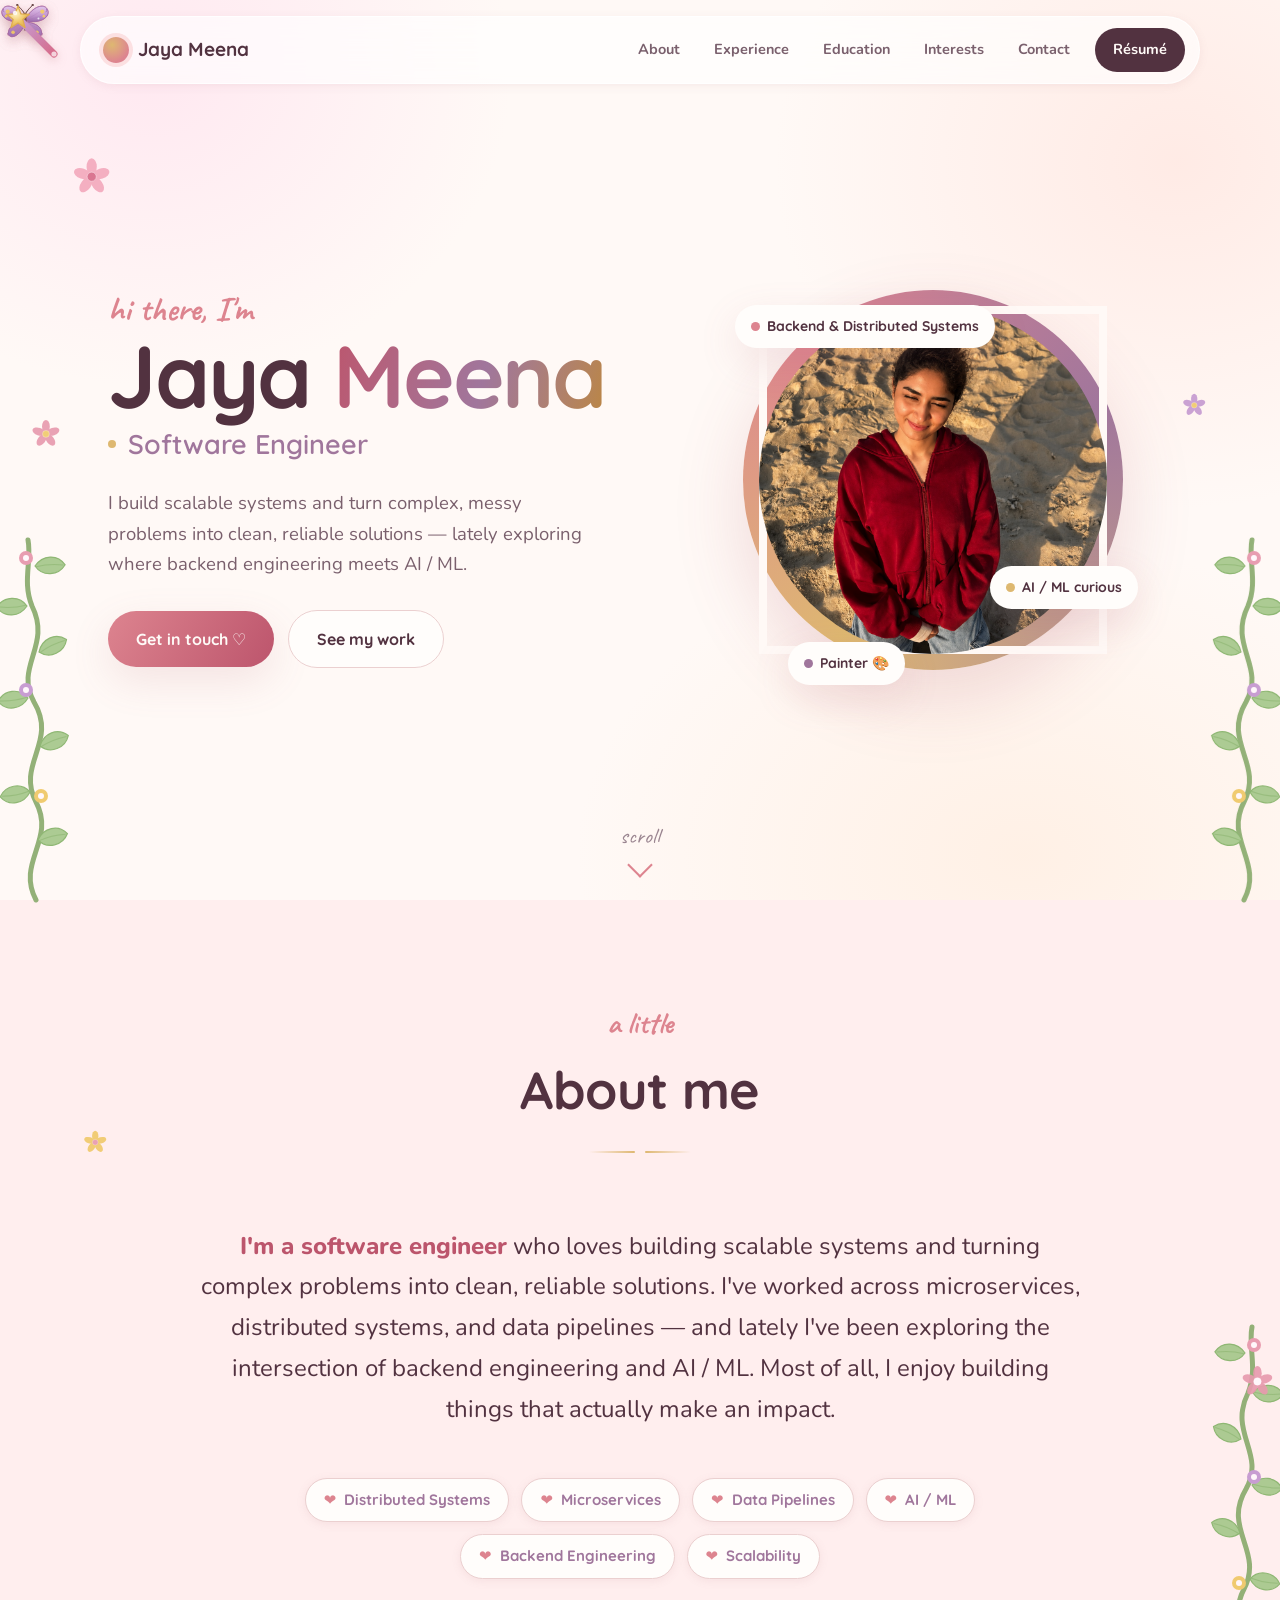
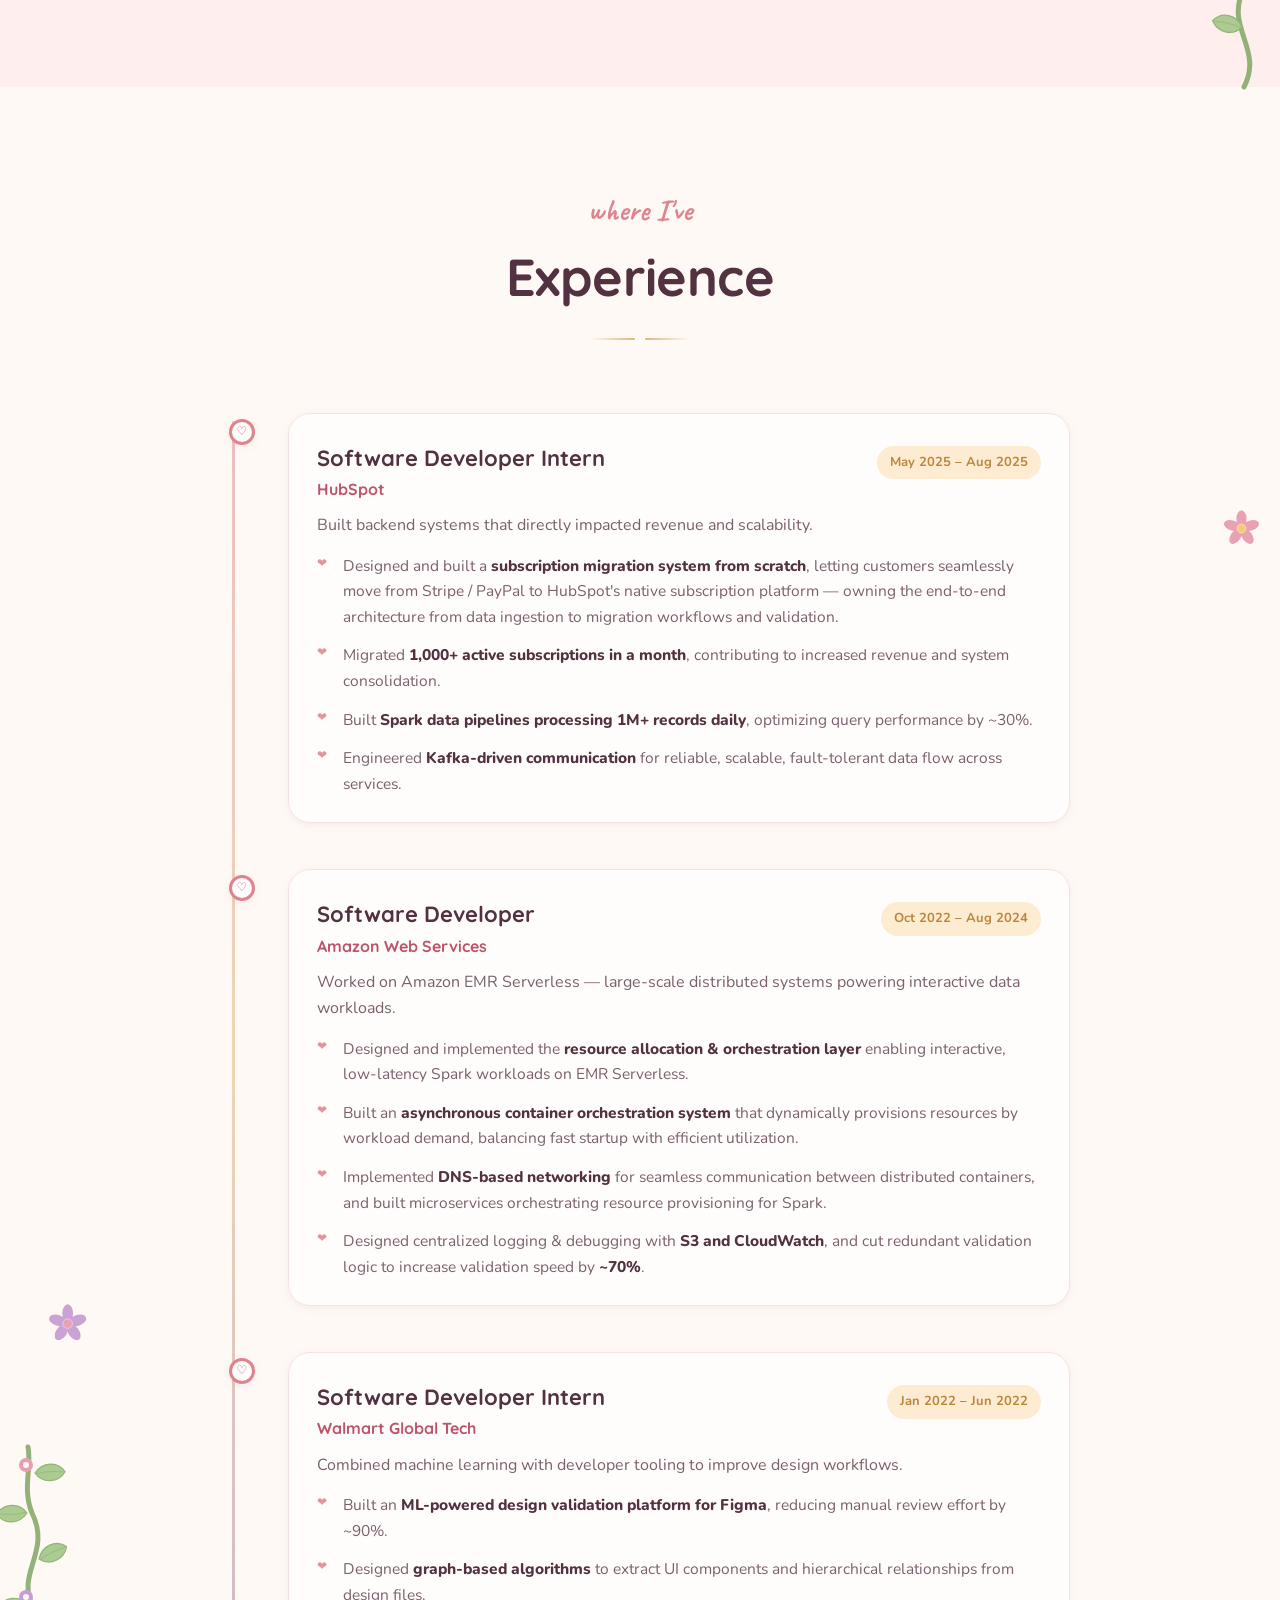
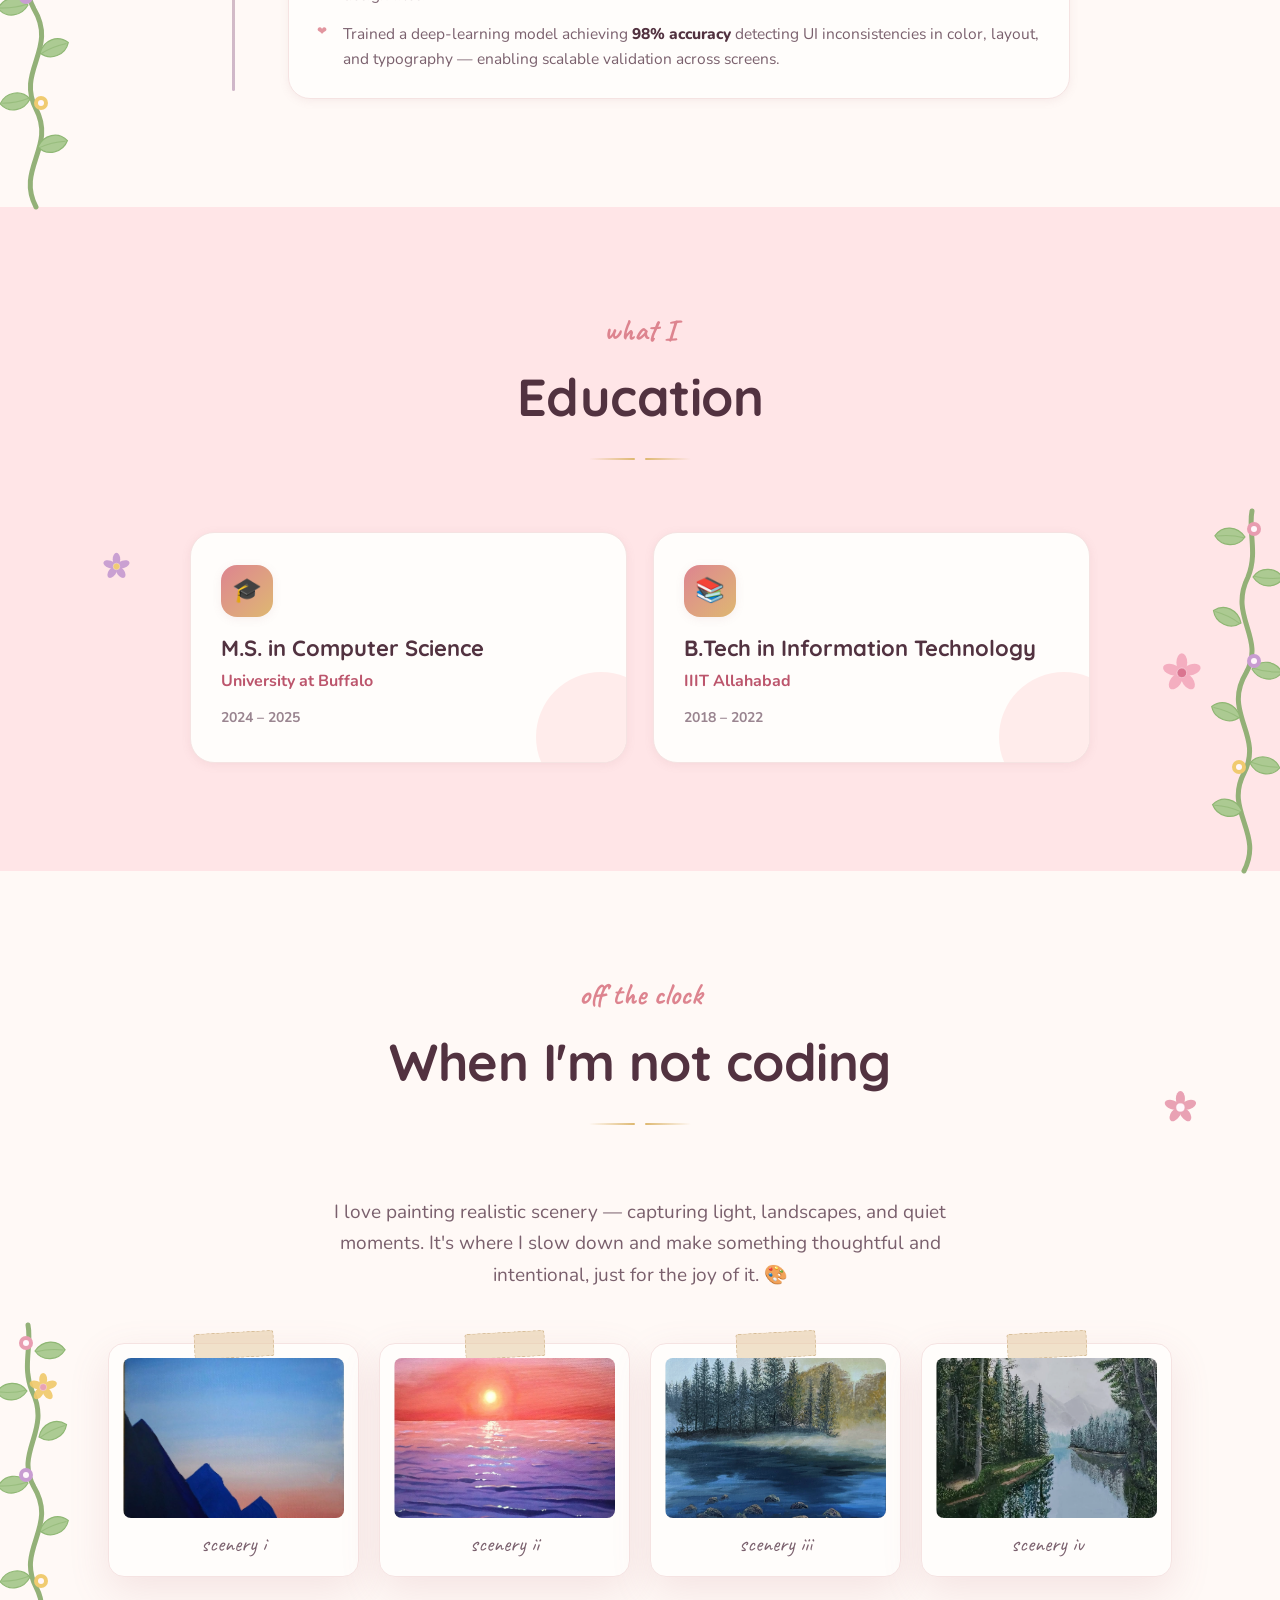
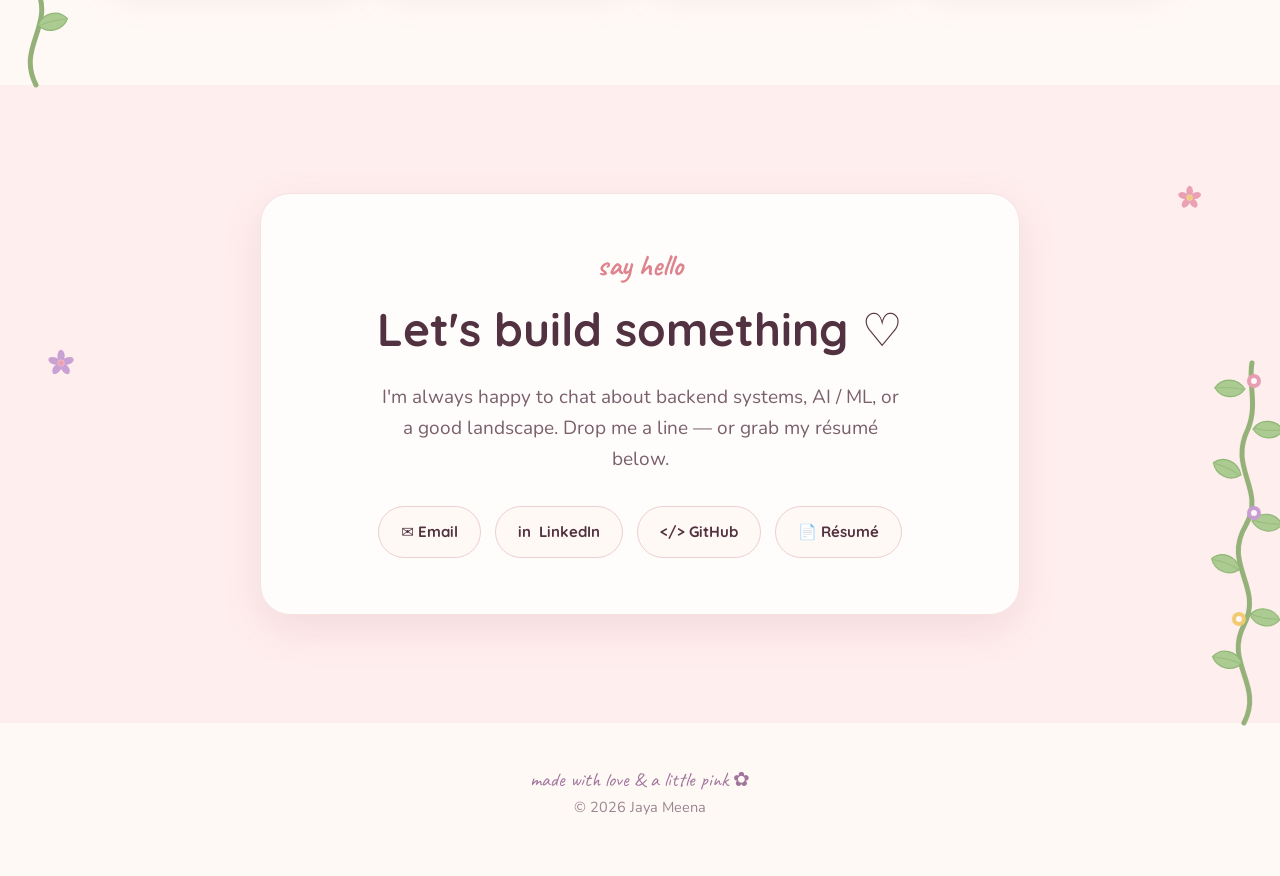
<file: index.html>
<!DOCTYPE html>
<html lang="en">
<head>
<meta charset="UTF-8" />
<meta name="viewport" content="width=device-width, initial-scale=1.0" />
<title>Jaya Meena — Software Engineer</title>
<link rel="icon" href="favicon.svg" type="image/svg+xml" />
<link rel="preconnect" href="https://fonts.googleapis.com" />
<link rel="preconnect" href="https://fonts.gstatic.com" crossorigin />
<link href="https://fonts.googleapis.com/css2?family=Quicksand:wght@500;600;700&family=Nunito:ital,wght@0,400;0,600;0,700;0,800;1,600&family=Caveat:wght@500;600;700&display=swap" rel="stylesheet" />
<link rel="stylesheet" href="styles.css" />
<link rel="stylesheet" href="decorations.css" />
<script>document.documentElement.classList.add("js");</script>
</head>
<body>

<!-- magic wand cursor -->
<div class="cursor-wand" aria-hidden="true">
  <svg viewBox="0 0 64 64">
    <defs>
      <linearGradient id="wandH" x1="0" y1="0" x2="1" y2="1">
        <stop offset="0" stop-color="#c69ad1"/>
        <stop offset="1" stop-color="#d76b89"/>
      </linearGradient>
      <radialGradient id="wandS" cx="0.4" cy="0.35" r="0.7">
        <stop offset="0" stop-color="#fff3c9"/>
        <stop offset="0.55" stop-color="#f0c96b"/>
        <stop offset="1" stop-color="#e0ad4d"/>
      </radialGradient>
    </defs>
    <line x1="22" y1="22" x2="54" y2="54" stroke="url(#wandH)" stroke-width="7" stroke-linecap="round"/>
    <circle cx="54" cy="54" r="2.6" fill="#fff" opacity="0.7"/>
    <g class="star">
      <path d="M18 6 L20.9 13.95 L29.4 14.3 L22.8 19.5 L25.1 27.7 L18 23 L10.9 27.7 L13.2 19.5 L6.6 14.3 L15.1 13.95 Z" fill="url(#wandS)" stroke="#e0ad4d" stroke-width="1.2" stroke-linejoin="round"/>
      <circle cx="15" cy="13" r="2.2" fill="#fff" opacity="0.85"/>
    </g>
  </svg>
</div>

<!-- nav -->
<nav class="nav" aria-label="Primary">
  <a class="brand" href="#top"><span class="bloom"></span>Jaya Meena</a>
  <div class="nav-links">
    <a href="#about">About</a>
    <a href="#experience">Experience</a>
    <a href="#education">Education</a>
    <a href="#interests">Interests</a>
    <a href="#contact">Contact</a>
    <a class="nav-resume" href="https://drive.google.com/file/d/1jDMZ-bq7XI9kvVv2aqDU2GphUVLc9eQD/view" target="_blank" rel="noopener noreferrer">Résumé</a>
  </div>
  <button class="nav-burger" aria-label="Menu"><span></span></button>
</nav>

<!-- ============ HERO ============ -->
<header class="hero" id="top" data-screen-label="Hero">
  <div class="wrap">
    <div class="hero-grid">
      <div class="hero-copy">
        <p class="eyebrow reveal">hi there, I'm</p>
        <h1 class="reveal d1">Jaya <span class="grad">Meena</span></h1>
        <div class="role reveal d2"><span class="dot"></span>Software Engineer</div>
        <p class="lead reveal d2">I build scalable systems and turn complex, messy problems into clean, reliable solutions — lately exploring where backend engineering meets AI&nbsp;/&nbsp;ML.</p>
        <div class="hero-cta reveal d3">
          <a class="btn btn-primary" href="#contact">Get in touch ♡</a>
          <a class="btn btn-ghost" href="#experience">See my work</a>
        </div>
      </div>

      <div class="hero-portrait reveal d1">
        <div class="portrait-ring">
          <image-slot id="portrait" shape="circle" src="images/profile.png" placeholder="drop your photo ♡"></image-slot>
        </div>
        <div class="pill-badge badge-1"><span class="pb-dot" style="background:var(--rose)"></span>Backend &amp; Distributed Systems</div>
        <div class="pill-badge badge-2"><span class="pb-dot" style="background:var(--gold)"></span>AI / ML curious</div>
        <div class="pill-badge badge-3"><span class="pb-dot" style="background:var(--mauve)"></span>Painter 🎨</div>
      </div>
    </div>
  </div>
  <a class="scroll-cue" href="#about" aria-label="Scroll down">scroll<span class="arrow"></span></a>
</header>

<!-- ============ ABOUT ============ -->
<section class="about" id="about" data-screen-label="About">
  <div class="wrap">
    <div class="section-head reveal">
      <span class="eyebrow">a little</span>
      <h2>About me</h2>
      <div class="deco-line"></div>
    </div>
    <div class="about-inner">
      <p class="reveal d1"><span class="hi">I'm a software engineer</span> who loves building scalable systems and turning complex problems into clean, reliable solutions. I've worked across microservices, distributed systems, and data pipelines — and lately I've been exploring the intersection of backend engineering and AI&nbsp;/&nbsp;ML. Most of all, I enjoy building things that actually make an impact.</p>
      <div class="tags reveal d2">
        <span class="tag"><span class="heart">❤</span>Distributed Systems</span>
        <span class="tag"><span class="heart">❤</span>Microservices</span>
        <span class="tag"><span class="heart">❤</span>Data Pipelines</span>
        <span class="tag"><span class="heart">❤</span>AI / ML</span>
        <span class="tag"><span class="heart">❤</span>Backend Engineering</span>
        <span class="tag"><span class="heart">❤</span>Scalability</span>
      </div>
    </div>
  </div>
</section>

<!-- ============ EXPERIENCE ============ -->
<section class="experience" id="experience" data-screen-label="Experience">
  <div class="wrap">
    <div class="section-head reveal">
      <span class="eyebrow">where I've</span>
      <h2>Experience</h2>
      <div class="deco-line"></div>
    </div>

    <div class="timeline">
      <!-- HubSpot -->
      <div class="tl-item reveal">
        <span class="tl-dot">♡</span>
        <div class="tl-card">
          <div class="tl-top">
            <div>
              <div class="tl-role">Software Developer Intern</div>
              <div class="tl-co">HubSpot</div>
            </div>
            <span class="tl-date">May 2025 – Aug 2025</span>
          </div>
          <p class="tl-summary">Built backend systems that directly impacted revenue and scalability.</p>
          <ul class="tl-list">
            <li>Designed and built a <b>subscription migration system from scratch</b>, letting customers seamlessly move from Stripe / PayPal to HubSpot's native subscription platform — owning the end-to-end architecture from data ingestion to migration workflows and validation.</li>
            <li>Migrated <b>1,000+ active subscriptions in a month</b>, contributing to increased revenue and system consolidation.</li>
            <li>Built <b>Spark data pipelines processing 1M+ records daily</b>, optimizing query performance by ~30%.</li>
            <li>Engineered <b>Kafka-driven communication</b> for reliable, scalable, fault-tolerant data flow across services.</li>
          </ul>
        </div>
      </div>

      <!-- AWS -->
      <div class="tl-item reveal">
        <span class="tl-dot">♡</span>
        <div class="tl-card">
          <div class="tl-top">
            <div>
              <div class="tl-role">Software Developer</div>
              <div class="tl-co">Amazon Web Services</div>
            </div>
            <span class="tl-date">Oct 2022 – Aug 2024</span>
          </div>
          <p class="tl-summary">Worked on Amazon EMR Serverless — large-scale distributed systems powering interactive data workloads.</p>
          <ul class="tl-list">
            <li>Designed and implemented the <b>resource allocation &amp; orchestration layer</b> enabling interactive, low-latency Spark workloads on EMR Serverless.</li>
            <li>Built an <b>asynchronous container orchestration system</b> that dynamically provisions resources by workload demand, balancing fast startup with efficient utilization.</li>
            <li>Implemented <b>DNS-based networking</b> for seamless communication between distributed containers, and built microservices orchestrating resource provisioning for Spark.</li>
            <li>Designed centralized logging &amp; debugging with <b>S3 and CloudWatch</b>, and cut redundant validation logic to increase validation speed by <b>~70%</b>.</li>
          </ul>
        </div>
      </div>

      <!-- Walmart -->
      <div class="tl-item reveal">
        <span class="tl-dot">♡</span>
        <div class="tl-card">
          <div class="tl-top">
            <div>
              <div class="tl-role">Software Developer Intern</div>
              <div class="tl-co">Walmart Global Tech</div>
            </div>
            <span class="tl-date">Jan 2022 – Jun 2022</span>
          </div>
          <p class="tl-summary">Combined machine learning with developer tooling to improve design workflows.</p>
          <ul class="tl-list">
            <li>Built an <b>ML-powered design validation platform for Figma</b>, reducing manual review effort by ~90%.</li>
            <li>Designed <b>graph-based algorithms</b> to extract UI components and hierarchical relationships from design files.</li>
            <li>Trained a deep-learning model achieving <b>98% accuracy</b> detecting UI inconsistencies in color, layout, and typography — enabling scalable validation across screens.</li>
          </ul>
        </div>
      </div>
    </div>
  </div>
</section>

<!-- ============ EDUCATION ============ -->
<section class="edu" id="education" data-screen-label="Education">
  <div class="wrap">
    <div class="section-head reveal">
      <span class="eyebrow">what I</span>
      <h2>Education</h2>
      <div class="deco-line"></div>
    </div>
    <div class="edu-grid">
      <div class="edu-card reveal d1">
        <div class="blob"></div>
        <div class="cap">🎓</div>
        <h3>M.S. in Computer Science</h3>
        <div class="school">University at Buffalo</div>
        <span class="yr">2024 – 2025</span>
      </div>
      <div class="edu-card reveal d2">
        <div class="blob"></div>
        <div class="cap">📚</div>
        <h3>B.Tech in Information Technology</h3>
        <div class="school">IIIT Allahabad</div>
        <span class="yr">2018 – 2022</span>
      </div>
    </div>
  </div>
</section>

<!-- ============ INTERESTS ============ -->
<section class="interests" id="interests" data-screen-label="Interests">
  <div class="wrap">
    <div class="section-head reveal">
      <span class="eyebrow">off the clock</span>
      <h2>When I'm not coding</h2>
      <div class="deco-line"></div>
    </div>
    <p class="intro reveal d1">I love painting realistic scenery — capturing light, landscapes, and quiet moments. It's where I slow down and make something thoughtful and intentional, just for the joy of it. 🎨</p>
    <div class="gallery">
      <div class="frame reveal d1"><span class="tape"></span><image-slot id="art1" shape="rounded" radius="8" src="images/paint1.jpeg" placeholder="drop a painting"></image-slot><div class="cap">scenery i</div></div>
      <div class="frame reveal d1"><span class="tape"></span><image-slot id="art2" shape="rounded" radius="8" src="images/paint2.jpeg" placeholder="drop a painting"></image-slot><div class="cap">scenery ii</div></div>
      <div class="frame reveal d2"><span class="tape"></span><image-slot id="art3" shape="rounded" radius="8" src="images/paint3.png" placeholder="drop a painting"></image-slot><div class="cap">scenery iii</div></div>
      <div class="frame reveal d2"><span class="tape"></span><image-slot id="art4" shape="rounded" radius="8" src="images/paint4.png" placeholder="drop a painting"></image-slot><div class="cap">scenery iv</div></div>
    </div>
  </div>
</section>

<!-- ============ CONTACT ============ -->
<section class="contact" id="contact" data-screen-label="Contact">
  <div class="wrap">
    <div class="card reveal">
      <span class="eyebrow">say hello</span>
      <h2>Let's build something ♡</h2>
      <p>I'm always happy to chat about backend systems, AI / ML, or a good landscape. Drop me a line — or grab my résumé below.</p>
      <div class="contact-links">
        <a class="clink" href="mailto:jayameena1810@gmail.com">✉️ Email</a>
        <a class="clink" href="https://www.linkedin.com/in/jayaxm" target="_blank" rel="noopener noreferrer">in&nbsp; LinkedIn</a>
        <a class="clink" href="https://github.com/jaya1999xm" target="_blank" rel="noopener noreferrer">&lt;/&gt; GitHub</a>
        <a class="clink" href="https://drive.google.com/file/d/1jDMZ-bq7XI9kvVv2aqDU2GphUVLc9eQD/view" target="_blank" rel="noopener noreferrer">📄 Résumé</a>
      </div>
    </div>
  </div>
</section>

<footer>
  <div class="made">made with love &amp; a little pink ✿</div>
  <div>© 2026 Jaya Meena</div>
</footer>

<script src="image-slot.js"></script>
<script src="portfolio.js"></script>
<script src="decorations.js"></script>
</body>
</html>
</file>
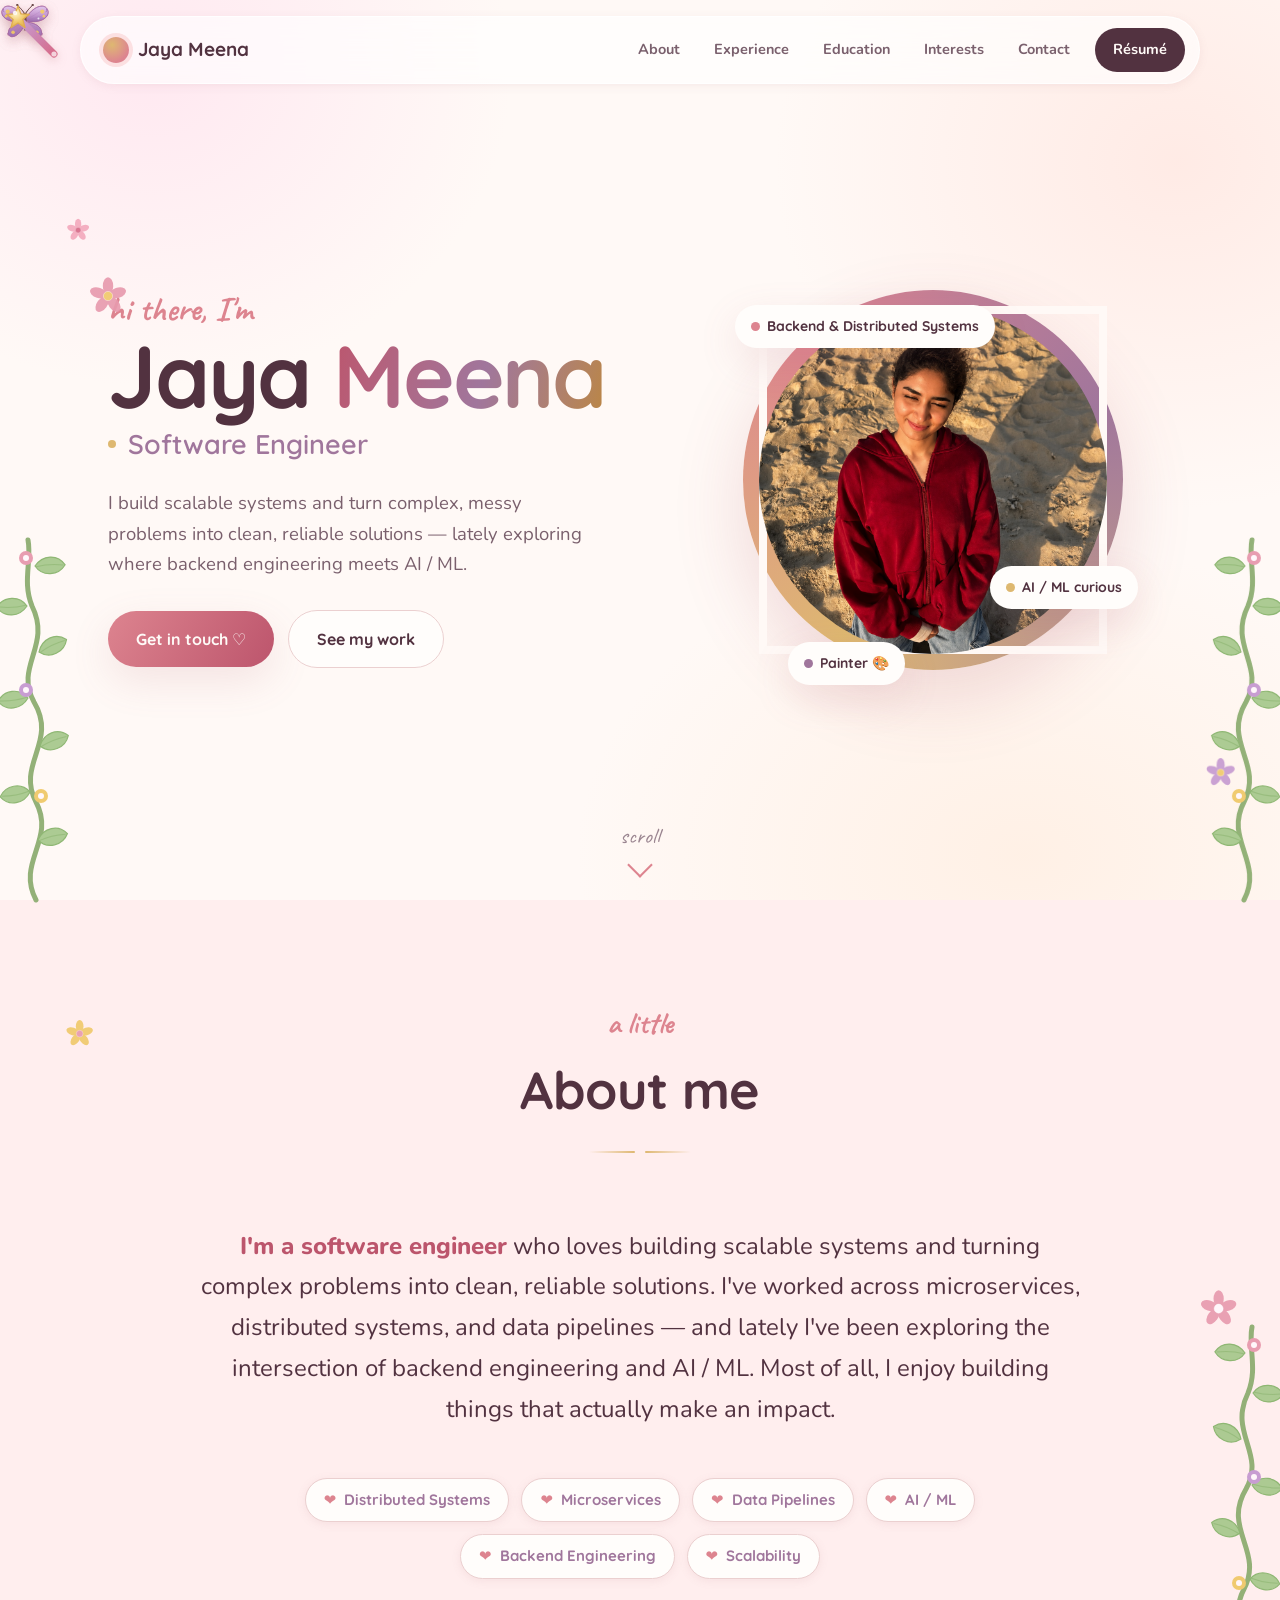
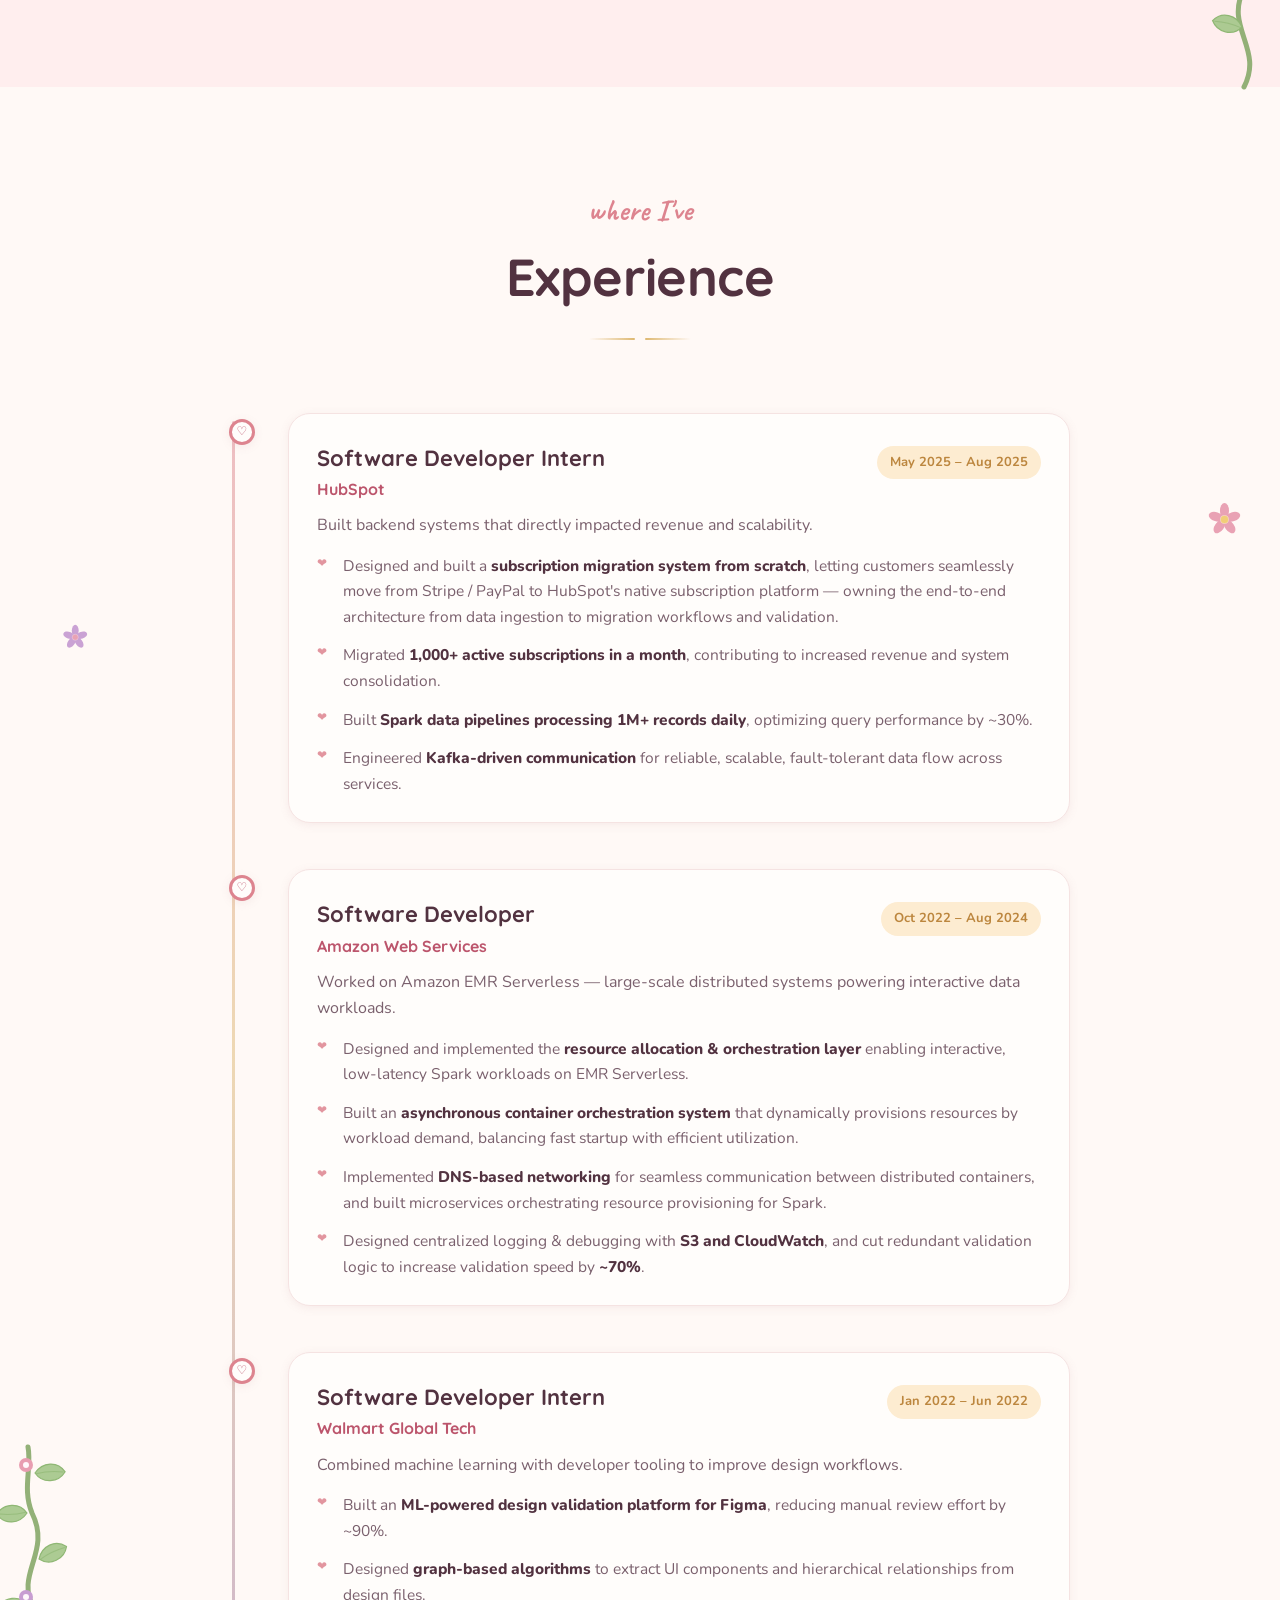
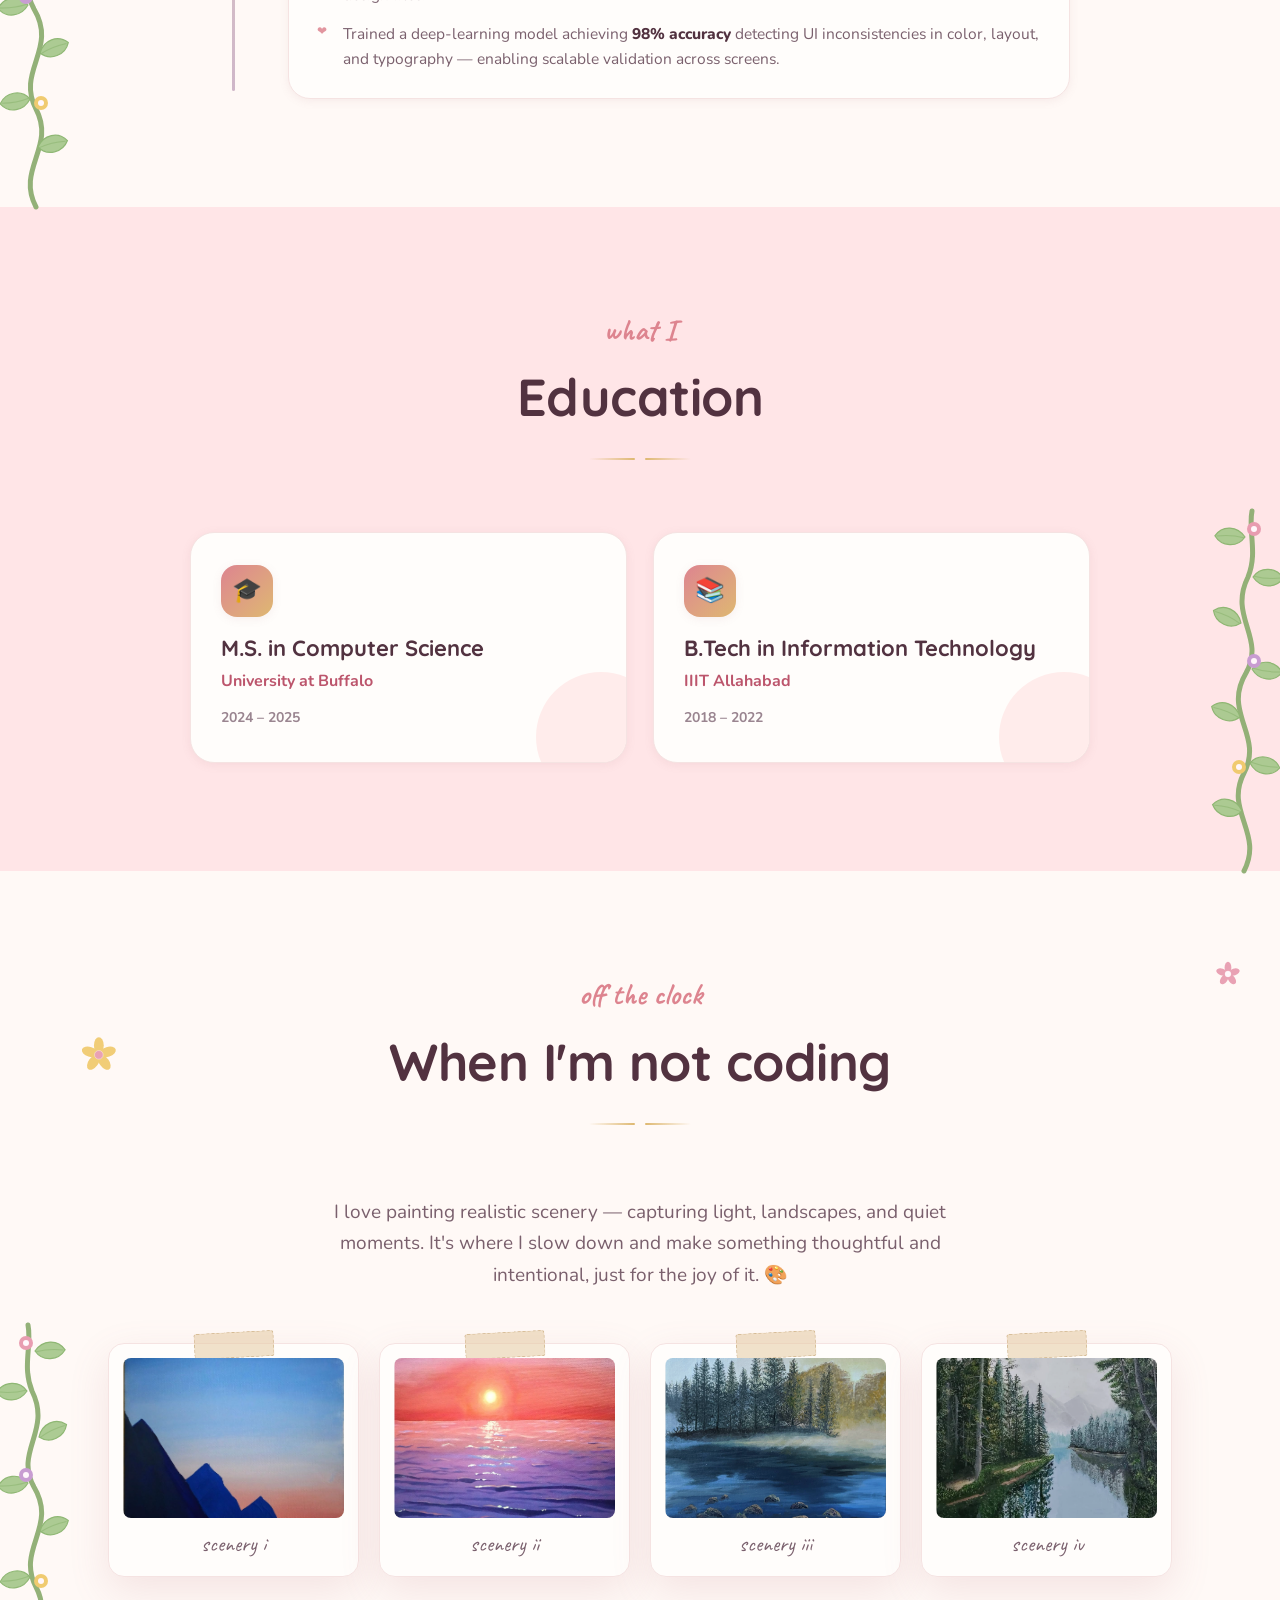
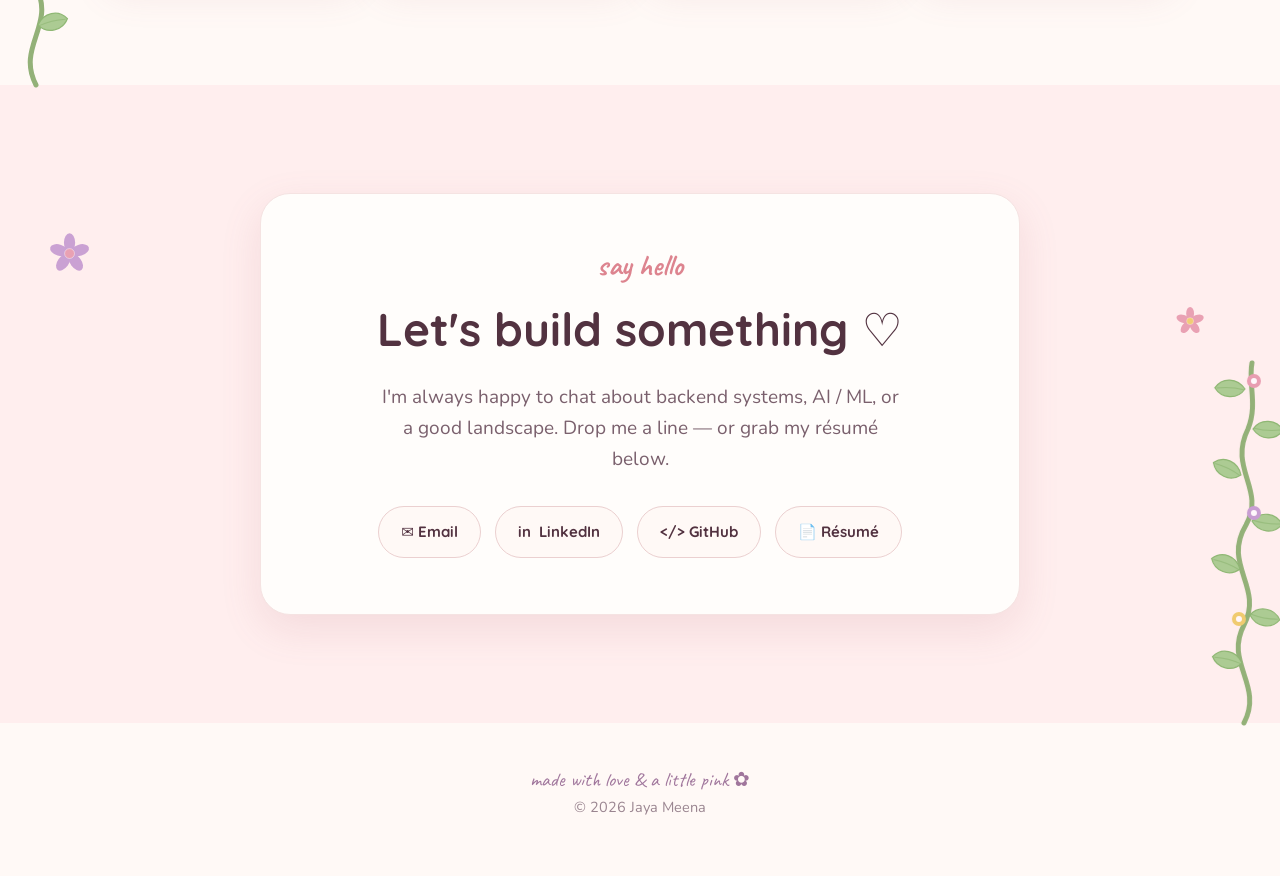
<file: Jaya Meena - Portfolio.html>
<!DOCTYPE html>
<html lang="en">
<head>
<meta charset="UTF-8" />
<meta name="viewport" content="width=device-width, initial-scale=1.0" />
<title>Jaya Meena — Software Engineer</title>
<link rel="preconnect" href="https://fonts.googleapis.com" />
<link rel="preconnect" href="https://fonts.gstatic.com" crossorigin />
<link href="https://fonts.googleapis.com/css2?family=Quicksand:wght@500;600;700&family=Nunito:ital,wght@0,400;0,600;0,700;0,800;1,600&family=Caveat:wght@500;600;700&display=swap" rel="stylesheet" />
<link rel="stylesheet" href="styles.css" />
<link rel="stylesheet" href="decorations.css" />
<script>document.documentElement.classList.add("js");</script>
</head>
<body>

<!-- magic wand cursor -->
<div class="cursor-wand" aria-hidden="true">
  <svg viewBox="0 0 64 64">
    <defs>
      <linearGradient id="wandH" x1="0" y1="0" x2="1" y2="1">
        <stop offset="0" stop-color="#c69ad1"/>
        <stop offset="1" stop-color="#d76b89"/>
      </linearGradient>
      <radialGradient id="wandS" cx="0.4" cy="0.35" r="0.7">
        <stop offset="0" stop-color="#fff3c9"/>
        <stop offset="0.55" stop-color="#f0c96b"/>
        <stop offset="1" stop-color="#e0ad4d"/>
      </radialGradient>
    </defs>
    <line x1="22" y1="22" x2="54" y2="54" stroke="url(#wandH)" stroke-width="7" stroke-linecap="round"/>
    <circle cx="54" cy="54" r="2.6" fill="#fff" opacity="0.7"/>
    <g class="star">
      <path d="M18 6 L20.9 13.95 L29.4 14.3 L22.8 19.5 L25.1 27.7 L18 23 L10.9 27.7 L13.2 19.5 L6.6 14.3 L15.1 13.95 Z" fill="url(#wandS)" stroke="#e0ad4d" stroke-width="1.2" stroke-linejoin="round"/>
      <circle cx="15" cy="13" r="2.2" fill="#fff" opacity="0.85"/>
    </g>
  </svg>
</div>

<!-- nav -->
<nav class="nav" aria-label="Primary">
  <a class="brand" href="#top"><span class="bloom"></span>Jaya Meena</a>
  <div class="nav-links">
    <a href="#about">About</a>
    <a href="#experience">Experience</a>
    <a href="#education">Education</a>
    <a href="#interests">Interests</a>
    <a href="#contact">Contact</a>
    <a class="nav-resume" href="https://drive.google.com/file/d/1jDMZ-bq7XI9kvVv2aqDU2GphUVLc9eQD/view" target="_blank" rel="noopener noreferrer">Résumé</a>
  </div>
  <button class="nav-burger" aria-label="Menu"><span></span></button>
</nav>

<!-- ============ HERO ============ -->
<header class="hero" id="top" data-screen-label="Hero">
  <div class="wrap">
    <div class="hero-grid">
      <div class="hero-copy">
        <p class="eyebrow reveal">hi there, I'm</p>
        <h1 class="reveal d1">Jaya <span class="grad">Meena</span></h1>
        <div class="role reveal d2"><span class="dot"></span>Software Engineer</div>
        <p class="lead reveal d2">I build scalable systems and turn complex, messy problems into clean, reliable solutions — lately exploring where backend engineering meets AI&nbsp;/&nbsp;ML.</p>
        <div class="hero-cta reveal d3">
          <a class="btn btn-primary" href="#contact">Get in touch ♡</a>
          <a class="btn btn-ghost" href="#experience">See my work</a>
        </div>
      </div>

      <div class="hero-portrait reveal d1">
        <div class="portrait-ring">
          <image-slot id="portrait" shape="circle" src="images/profile.png" placeholder="drop your photo ♡"></image-slot>
        </div>
        <div class="pill-badge badge-1"><span class="pb-dot" style="background:var(--rose)"></span>Backend &amp; Distributed Systems</div>
        <div class="pill-badge badge-2"><span class="pb-dot" style="background:var(--gold)"></span>AI / ML curious</div>
        <div class="pill-badge badge-3"><span class="pb-dot" style="background:var(--mauve)"></span>Painter 🎨</div>
      </div>
    </div>
  </div>
  <a class="scroll-cue" href="#about" aria-label="Scroll down">scroll<span class="arrow"></span></a>
</header>

<!-- ============ ABOUT ============ -->
<section class="about" id="about" data-screen-label="About">
  <div class="wrap">
    <div class="section-head reveal">
      <span class="eyebrow">a little</span>
      <h2>About me</h2>
      <div class="deco-line"></div>
    </div>
    <div class="about-inner">
      <p class="reveal d1"><span class="hi">I'm a software engineer</span> who loves building scalable systems and turning complex problems into clean, reliable solutions. I've worked across microservices, distributed systems, and data pipelines — and lately I've been exploring the intersection of backend engineering and AI&nbsp;/&nbsp;ML. Most of all, I enjoy building things that actually make an impact.</p>
      <div class="tags reveal d2">
        <span class="tag"><span class="heart">❤</span>Distributed Systems</span>
        <span class="tag"><span class="heart">❤</span>Microservices</span>
        <span class="tag"><span class="heart">❤</span>Data Pipelines</span>
        <span class="tag"><span class="heart">❤</span>AI / ML</span>
        <span class="tag"><span class="heart">❤</span>Backend Engineering</span>
        <span class="tag"><span class="heart">❤</span>Scalability</span>
      </div>
    </div>
  </div>
</section>

<!-- ============ EXPERIENCE ============ -->
<section class="experience" id="experience" data-screen-label="Experience">
  <div class="wrap">
    <div class="section-head reveal">
      <span class="eyebrow">where I've</span>
      <h2>Experience</h2>
      <div class="deco-line"></div>
    </div>

    <div class="timeline">
      <!-- HubSpot -->
      <div class="tl-item reveal">
        <span class="tl-dot">♡</span>
        <div class="tl-card">
          <div class="tl-top">
            <div>
              <div class="tl-role">Software Developer Intern</div>
              <div class="tl-co">HubSpot</div>
            </div>
            <span class="tl-date">May 2025 – Aug 2025</span>
          </div>
          <p class="tl-summary">Built backend systems that directly impacted revenue and scalability.</p>
          <ul class="tl-list">
            <li>Designed and built a <b>subscription migration system from scratch</b>, letting customers seamlessly move from Stripe / PayPal to HubSpot's native subscription platform — owning the end-to-end architecture from data ingestion to migration workflows and validation.</li>
            <li>Migrated <b>1,000+ active subscriptions in a month</b>, contributing to increased revenue and system consolidation.</li>
            <li>Built <b>Spark data pipelines processing 1M+ records daily</b>, optimizing query performance by ~30%.</li>
            <li>Engineered <b>Kafka-driven communication</b> for reliable, scalable, fault-tolerant data flow across services.</li>
          </ul>
        </div>
      </div>

      <!-- AWS -->
      <div class="tl-item reveal">
        <span class="tl-dot">♡</span>
        <div class="tl-card">
          <div class="tl-top">
            <div>
              <div class="tl-role">Software Developer</div>
              <div class="tl-co">Amazon Web Services</div>
            </div>
            <span class="tl-date">Oct 2022 – Aug 2024</span>
          </div>
          <p class="tl-summary">Worked on Amazon EMR Serverless — large-scale distributed systems powering interactive data workloads.</p>
          <ul class="tl-list">
            <li>Designed and implemented the <b>resource allocation &amp; orchestration layer</b> enabling interactive, low-latency Spark workloads on EMR Serverless.</li>
            <li>Built an <b>asynchronous container orchestration system</b> that dynamically provisions resources by workload demand, balancing fast startup with efficient utilization.</li>
            <li>Implemented <b>DNS-based networking</b> for seamless communication between distributed containers, and built microservices orchestrating resource provisioning for Spark.</li>
            <li>Designed centralized logging &amp; debugging with <b>S3 and CloudWatch</b>, and cut redundant validation logic to increase validation speed by <b>~70%</b>.</li>
          </ul>
        </div>
      </div>

      <!-- Walmart -->
      <div class="tl-item reveal">
        <span class="tl-dot">♡</span>
        <div class="tl-card">
          <div class="tl-top">
            <div>
              <div class="tl-role">Software Developer Intern</div>
              <div class="tl-co">Walmart Global Tech</div>
            </div>
            <span class="tl-date">Jan 2022 – Jun 2022</span>
          </div>
          <p class="tl-summary">Combined machine learning with developer tooling to improve design workflows.</p>
          <ul class="tl-list">
            <li>Built an <b>ML-powered design validation platform for Figma</b>, reducing manual review effort by ~90%.</li>
            <li>Designed <b>graph-based algorithms</b> to extract UI components and hierarchical relationships from design files.</li>
            <li>Trained a deep-learning model achieving <b>98% accuracy</b> detecting UI inconsistencies in color, layout, and typography — enabling scalable validation across screens.</li>
          </ul>
        </div>
      </div>
    </div>
  </div>
</section>

<!-- ============ EDUCATION ============ -->
<section class="edu" id="education" data-screen-label="Education">
  <div class="wrap">
    <div class="section-head reveal">
      <span class="eyebrow">what I</span>
      <h2>Education</h2>
      <div class="deco-line"></div>
    </div>
    <div class="edu-grid">
      <div class="edu-card reveal d1">
        <div class="blob"></div>
        <div class="cap">🎓</div>
        <h3>M.S. in Computer Science</h3>
        <div class="school">University at Buffalo</div>
        <span class="yr">2024 – 2025</span>
      </div>
      <div class="edu-card reveal d2">
        <div class="blob"></div>
        <div class="cap">📚</div>
        <h3>B.Tech in Information Technology</h3>
        <div class="school">IIIT Allahabad</div>
        <span class="yr">2018 – 2022</span>
      </div>
    </div>
  </div>
</section>

<!-- ============ INTERESTS ============ -->
<section class="interests" id="interests" data-screen-label="Interests">
  <div class="wrap">
    <div class="section-head reveal">
      <span class="eyebrow">off the clock</span>
      <h2>When I'm not coding</h2>
      <div class="deco-line"></div>
    </div>
    <p class="intro reveal d1">I love painting realistic scenery — capturing light, landscapes, and quiet moments. It's where I slow down and make something thoughtful and intentional, just for the joy of it. 🎨</p>
    <div class="gallery">
      <div class="frame reveal d1"><span class="tape"></span><image-slot id="art1" shape="rounded" radius="8" src="images/paint1.jpeg" placeholder="drop a painting"></image-slot><div class="cap">scenery i</div></div>
      <div class="frame reveal d1"><span class="tape"></span><image-slot id="art2" shape="rounded" radius="8" src="images/paint2.jpeg" placeholder="drop a painting"></image-slot><div class="cap">scenery ii</div></div>
      <div class="frame reveal d2"><span class="tape"></span><image-slot id="art3" shape="rounded" radius="8" src="images/paint3.png" placeholder="drop a painting"></image-slot><div class="cap">scenery iii</div></div>
      <div class="frame reveal d2"><span class="tape"></span><image-slot id="art4" shape="rounded" radius="8" src="images/paint4.png" placeholder="drop a painting"></image-slot><div class="cap">scenery iv</div></div>
    </div>
  </div>
</section>

<!-- ============ CONTACT ============ -->
<section class="contact" id="contact" data-screen-label="Contact">
  <div class="wrap">
    <div class="card reveal">
      <span class="eyebrow">say hello</span>
      <h2>Let's build something ♡</h2>
      <p>I'm always happy to chat about backend systems, AI / ML, or a good landscape. Drop me a line — or grab my résumé below.</p>
      <div class="contact-links">
        <a class="clink" href="mailto:jayameena1810@gmail.com">✉️ Email</a>
        <a class="clink" href="https://www.linkedin.com/in/jayaxm" target="_blank" rel="noopener noreferrer">in&nbsp; LinkedIn</a>
        <a class="clink" href="https://github.com/jaya1999xm" target="_blank" rel="noopener noreferrer">&lt;/&gt; GitHub</a>
        <a class="clink" href="https://drive.google.com/file/d/1jDMZ-bq7XI9kvVv2aqDU2GphUVLc9eQD/view" target="_blank" rel="noopener noreferrer">📄 Résumé</a>
      </div>
    </div>
  </div>
</section>

<footer>
  <div class="made">made with love &amp; a little pink ✿</div>
  <div>© 2026 Jaya Meena</div>
</footer>

<script src="image-slot.js"></script>
<script src="portfolio.js"></script>
<script src="decorations.js"></script>
</body>
</html>
</file>
<file: styles.css>
/* ============================================================
   Jaya Meena — Portfolio
   Palette: mauve · dusty rose · cream · gold
   Type: Quicksand (display) · Nunito (body) · Caveat (script)
   ============================================================ */

:root {
  --bg:        oklch(0.99 0.012 35);
  --bg-soft:   oklch(0.965 0.02 18);
  --bg-rose:   oklch(0.945 0.032 12);
  --card:      oklch(0.998 0.006 50);

  --ink:       oklch(0.36 0.05 352);
  --ink-soft:  oklch(0.52 0.038 348);
  --ink-faint: oklch(0.64 0.03 345);

  --rose:      oklch(0.71 0.11 12);
  --rose-deep: oklch(0.585 0.135 8);
  --mauve:     oklch(0.62 0.075 330);
  --gold:      oklch(0.80 0.10 82);
  --gold-deep: oklch(0.66 0.11 72);

  --line:      oklch(0.88 0.03 18);
  --line-soft: oklch(0.93 0.02 20);

  --shadow-sm: 0 2px 10px oklch(0.6 0.08 12 / 0.10);
  --shadow-md: 0 14px 40px oklch(0.6 0.1 12 / 0.14);
  --shadow-lg: 0 28px 70px oklch(0.55 0.12 10 / 0.18);

  --display: "Quicksand", system-ui, sans-serif;
  --body:    "Nunito", system-ui, sans-serif;
  --script:  "Caveat", cursive;

  --maxw: 1120px;
}

* { box-sizing: border-box; margin: 0; padding: 0; }

html { scroll-behavior: smooth; scroll-padding-top: 96px; }

body {
  font-family: var(--body);
  color: var(--ink);
  background: var(--bg);
  line-height: 1.65;
  -webkit-font-smoothing: antialiased;
  overflow-x: hidden;
  cursor: none;
}

/* soft painterly background wash */
body::before {
  content: "";
  position: fixed;
  inset: 0;
  z-index: -2;
  background:
    radial-gradient(40% 50% at 12% 8%,  oklch(0.93 0.05 350 / 0.55), transparent 70%),
    radial-gradient(45% 55% at 92% 18%, oklch(0.93 0.05 30 / 0.5),  transparent 70%),
    radial-gradient(50% 50% at 80% 95%, oklch(0.94 0.04 60 / 0.45), transparent 70%),
    var(--bg);
}

img { max-width: 100%; display: block; }
a { color: inherit; text-decoration: none; }

/* ---------- shared layout ---------- */
.wrap { width: 100%; max-width: var(--maxw); margin: 0 auto; padding: 0 28px; }

section { position: relative; padding: 108px 0; }

.eyebrow {
  font-family: var(--script);
  font-size: 30px;
  line-height: 1;
  color: var(--rose);
  font-weight: 700;
}

.section-head { text-align: center; margin-bottom: 64px; }
.section-head h2 {
  font-family: var(--display);
  font-weight: 700;
  font-size: clamp(34px, 5vw, 52px);
  letter-spacing: -0.01em;
  color: var(--ink);
  margin-top: 6px;
}
.section-head .deco-line {
  display: inline-flex; align-items: center; gap: 10px;
  margin-top: 18px; color: var(--gold-deep);
}
.section-head .deco-line::before,
.section-head .deco-line::after {
  content: ""; width: 46px; height: 2px;
  background: linear-gradient(90deg, transparent, var(--gold));
  border-radius: 2px;
}
.section-head .deco-line::after { transform: scaleX(-1); }

/* ---------- magic wand cursor ---------- */
.cursor-wand {
  position: fixed; top: 0; left: 0; z-index: 9999;
  width: 64px; height: 64px;
  pointer-events: none;
  will-change: transform;
  transition: filter .25s ease;
  filter: drop-shadow(0 3px 5px oklch(0.55 0.12 10 / 0.25));
}
.cursor-wand .star { transform-box: fill-box; transform-origin: 18px 18px; transition: transform .2s ease; }
.cursor-wand.glow { filter: drop-shadow(0 0 9px oklch(0.82 0.13 82 / 0.85)) drop-shadow(0 3px 6px oklch(0.55 0.12 10 / 0.3)); }
.cursor-wand.glow .star { transform: scale(1.25) rotate(18deg); }
.cursor-wand.zap .star { transform: scale(0.78) rotate(-22deg); }
.sparkle {
  position: fixed; z-index: 9998; pointer-events: none;
  transform: translate(-50%, -50%);
  will-change: transform, opacity;
}
@media (hover: none) {
  body { cursor: auto; }
  .cursor-wand { display: none; }
}

/* ---------- nav ---------- */
.nav {
  position: fixed; top: 16px; left: 50%; transform: translateX(-50%);
  z-index: 100; width: calc(100% - 36px); max-width: var(--maxw);
  display: flex; align-items: center; justify-content: space-between;
  padding: 11px 14px 11px 22px;
  background: oklch(1 0 0 / 0.66);
  backdrop-filter: blur(16px) saturate(1.3);
  border: 1px solid oklch(1 0 0 / 0.8);
  border-radius: 999px;
  box-shadow: var(--shadow-sm);
  transition: box-shadow .3s, background .3s;
}
.nav .brand {
  font-family: var(--display); font-weight: 700; font-size: 19px;
  display: flex; align-items: center; gap: 9px; color: var(--ink);
}
.nav .brand .bloom {
  width: 26px; height: 26px; border-radius: 50%;
  background: radial-gradient(circle at 35% 30%, var(--gold), var(--rose) 70%);
  box-shadow: 0 0 0 4px oklch(0.85 0.07 20 / 0.4);
}
.nav-links { display: flex; align-items: center; gap: 4px; }
.nav-links a {
  font-weight: 700; font-size: 14.5px; color: var(--ink-soft);
  padding: 9px 15px; border-radius: 999px; transition: all .2s;
}
.nav-links a:hover { color: var(--rose-deep); background: var(--bg-rose); }
.nav-resume {
  margin-left: 6px; padding: 10px 18px !important;
  background: var(--ink); color: oklch(0.99 0.01 40) !important;
  border-radius: 999px;
}
.nav-resume:hover { background: var(--rose-deep) !important; }
.nav-burger { display: none; }

/* ---------- hero ---------- */
.hero {
  min-height: 100vh; display: flex; align-items: center;
  padding-top: 120px; padding-bottom: 60px;
}
.hero-grid {
  display: grid; grid-template-columns: 1.05fr 0.95fr;
  gap: 56px; align-items: center; width: 100%;
}
.hero-copy .eyebrow { font-size: 34px; }
.hero h1 {
  font-family: var(--display); font-weight: 700;
  font-size: clamp(48px, 7.4vw, 88px); line-height: 0.98;
  letter-spacing: -0.025em; color: var(--ink); margin: 6px 0 4px;
}
.hero h1 .grad {
  background: linear-gradient(105deg, var(--rose-deep), var(--mauve) 55%, var(--gold-deep));
  -webkit-background-clip: text; background-clip: text; color: transparent;
}
.hero .role {
  font-family: var(--display); font-weight: 600;
  font-size: clamp(20px, 2.6vw, 27px); color: var(--mauve);
  display: flex; align-items: center; gap: 12px; margin-bottom: 22px;
}
.hero .role .dot { width: 8px; height: 8px; border-radius: 50%; background: var(--gold); }
.hero p.lead {
  font-size: 18.5px; color: var(--ink-soft); max-width: 44ch; margin-bottom: 30px;
  text-wrap: pretty;
}
.hero-cta { display: flex; flex-wrap: wrap; gap: 14px; align-items: center; }

.btn {
  font-family: var(--display); font-weight: 700; font-size: 16px;
  padding: 15px 28px; border-radius: 999px; border: none;
  display: inline-flex; align-items: center; gap: 9px;
  transition: transform .2s, box-shadow .2s, background .2s; cursor: none;
}
.btn-primary {
  background: linear-gradient(120deg, var(--rose), var(--rose-deep));
  color: oklch(0.99 0.01 40); box-shadow: var(--shadow-md);
}
.btn-primary:hover { transform: translateY(-3px); box-shadow: var(--shadow-lg); }
.btn-ghost {
  background: var(--card); color: var(--ink); border: 1.5px solid var(--line);
}
.btn-ghost:hover { transform: translateY(-3px); border-color: var(--rose); color: var(--rose-deep); }

/* hero portrait */
.hero-portrait { position: relative; justify-self: center; }
.portrait-ring {
  position: relative; width: min(380px, 70vw); aspect-ratio: 1;
  border-radius: 50%;
  padding: 16px;
  background:
    conic-gradient(from 210deg, var(--gold), var(--rose) 30%, var(--mauve) 60%, var(--gold) 100%);
  box-shadow: var(--shadow-lg);
  animation: spin 28s linear infinite;
}
@keyframes spin { to { transform: rotate(360deg); } }
.portrait-ring image-slot {
  width: 100%; height: 100%; display: block;
  animation: spin 28s linear infinite reverse; /* counter-rotate to keep photo upright */
  box-shadow: inset 0 0 0 8px var(--bg);
}
.hero-portrait .pill-badge {
  position: absolute; padding: 10px 16px; border-radius: 999px;
  background: var(--card); box-shadow: var(--shadow-md);
  font-family: var(--display); font-weight: 700; font-size: 14px;
  display: flex; align-items: center; gap: 7px; white-space: nowrap;
}
.pill-badge .pb-dot { width: 9px; height: 9px; border-radius: 50%; }
.badge-1 { top: 4%; left: -2%; animation: float1 6s ease-in-out infinite; }
.badge-2 { bottom: 16%; right: -4%; animation: float2 7s ease-in-out infinite; }
.badge-3 { bottom: -4%; left: 12%; animation: float1 8s ease-in-out infinite; }

@keyframes float1 { 0%,100%{transform:translateY(0)} 50%{transform:translateY(-14px)} }
@keyframes float2 { 0%,100%{transform:translateY(0)} 50%{transform:translateY(12px)} }

.scroll-cue {
  position: absolute; bottom: 26px; left: 50%; transform: translateX(-50%);
  font-family: var(--script); font-size: 22px; color: var(--ink-faint);
  display: flex; flex-direction: column; align-items: center; gap: 2px;
}
.scroll-cue .arrow { width: 18px; height: 18px; border-right: 2px solid var(--rose); border-bottom: 2px solid var(--rose); transform: rotate(45deg); animation: bob 1.8s ease-in-out infinite; }
@keyframes bob { 0%,100%{transform:rotate(45deg) translate(0,0)} 50%{transform:rotate(45deg) translate(4px,4px)} }

/* ---------- about ---------- */
.about { background: var(--bg-soft); }
.about-inner { display: grid; grid-template-columns: 1fr; gap: 40px; max-width: 880px; margin: 0 auto; text-align: center; }
.about p { font-size: clamp(19px, 2.4vw, 24px); line-height: 1.7; color: var(--ink); text-wrap: pretty; }
.about p .hi { color: var(--rose-deep); font-weight: 800; }
.tags { display: flex; flex-wrap: wrap; gap: 12px; justify-content: center; margin-top: 8px; }
.tag {
  font-family: var(--display); font-weight: 700; font-size: 15px;
  padding: 9px 18px; border-radius: 999px;
  background: var(--card); color: var(--mauve);
  border: 1.5px solid var(--line); box-shadow: var(--shadow-sm);
  display: inline-flex; align-items: center; gap: 8px; transition: transform .2s, color .2s, border-color .2s;
}
.tag:hover { transform: translateY(-3px); color: var(--rose-deep); border-color: var(--rose); }
.tag .heart { color: var(--rose); }

/* ---------- experience timeline ---------- */
.timeline { position: relative; max-width: 860px; margin: 0 auto; padding-left: 8px; }
.timeline::before {
  content: ""; position: absolute; left: 22px; top: 8px; bottom: 8px; width: 3px;
  background: linear-gradient(var(--rose), var(--gold), var(--mauve)); border-radius: 3px; opacity: 0.5;
}
.tl-item { position: relative; padding: 0 0 46px 70px; }
.tl-item:last-child { padding-bottom: 0; }
.tl-dot {
  position: absolute; left: 11px; top: 6px; width: 26px; height: 26px; border-radius: 50%;
  background: var(--card); border: 3px solid var(--rose);
  display: grid; place-items: center; font-size: 12px; color: var(--rose-deep); box-shadow: var(--shadow-sm);
}
.tl-card {
  background: var(--card); border: 1px solid var(--line-soft);
  border-radius: 22px; padding: 26px 28px; box-shadow: var(--shadow-sm);
  transition: transform .25s, box-shadow .25s, border-color .25s;
}
.tl-card:hover { transform: translateY(-4px); box-shadow: var(--shadow-md); border-color: oklch(0.85 0.05 20); }
.tl-top { display: flex; flex-wrap: wrap; align-items: baseline; justify-content: space-between; gap: 8px 16px; }
.tl-role { font-family: var(--display); font-weight: 700; font-size: 22px; color: var(--ink); }
.tl-co { font-family: var(--display); font-weight: 700; font-size: 16px; color: var(--rose-deep); }
.tl-date {
  font-weight: 700; font-size: 13px; color: var(--gold-deep);
  background: oklch(0.95 0.04 80); padding: 6px 13px; border-radius: 999px; white-space: nowrap;
}
.tl-summary { color: var(--ink-soft); font-size: 16px; margin: 10px 0 14px; }
.tl-list { list-style: none; display: grid; gap: 13px; }
.tl-list li { position: relative; padding-left: 26px; font-size: 15.5px; color: var(--ink-soft); }
.tl-list li::before {
  content: "❤"; position: absolute; left: 0; top: 1px; font-size: 12px; color: var(--rose); opacity: 0.85;
}
.tl-list li b { color: var(--ink); font-weight: 800; }

/* ---------- education ---------- */
.edu { background: var(--bg-rose); }
.edu-grid { display: grid; grid-template-columns: 1fr 1fr; gap: 26px; max-width: 900px; margin: 0 auto; }
.edu-card {
  background: var(--card); border-radius: 24px; padding: 32px 30px; box-shadow: var(--shadow-sm);
  border: 1px solid var(--line-soft); position: relative; overflow: hidden;
  transition: transform .25s, box-shadow .25s;
}
.edu-card:hover { transform: translateY(-5px); box-shadow: var(--shadow-md); }
.edu-card .cap {
  width: 52px; height: 52px; border-radius: 16px; display: grid; place-items: center;
  background: linear-gradient(135deg, var(--rose), var(--gold)); color: #fff; font-size: 24px; margin-bottom: 18px;
  box-shadow: var(--shadow-sm);
}
.edu-card h3 { font-family: var(--display); font-weight: 700; font-size: 22px; color: var(--ink); line-height: 1.2; }
.edu-card .school { color: var(--rose-deep); font-weight: 700; margin-top: 6px; }
.edu-card .yr { color: var(--ink-faint); font-weight: 700; font-size: 14px; margin-top: 12px; display: inline-block; }
.edu-card .blob { position: absolute; right: -40px; bottom: -40px; width: 130px; height: 130px; border-radius: 50%; background: oklch(0.93 0.05 20 / 0.5); }

/* ---------- interests / gallery ---------- */
.interests p.intro { text-align: center; max-width: 620px; margin: 0 auto 52px; font-size: 19px; color: var(--ink-soft); text-wrap: pretty; }
.gallery { display: grid; grid-template-columns: repeat(4, 1fr); gap: 20px; }
.frame {
  position: relative; padding: 14px; background: var(--card);
  border-radius: 16px; box-shadow: var(--shadow-md);
  border: 1px solid var(--line-soft);
  transition: transform .3s ease;
}
.frame:nth-child(odd)  { transform: rotate(-1.4deg); }
.frame:nth-child(even) { transform: rotate(1.4deg); }
.frame:hover { transform: rotate(0deg) translateY(-6px) scale(1.02); box-shadow: var(--shadow-lg); z-index: 2; }
.frame image-slot { width: 100%; aspect-ratio: 3/4; }
.frame .cap { text-align: center; font-family: var(--script); font-size: 22px; color: var(--ink-soft); margin-top: 8px; }
.frame .tape {
  position: absolute; top: -12px; left: 50%; transform: translateX(-50%) rotate(-3deg);
  width: 80px; height: 26px; background: oklch(0.85 0.06 80 / 0.55);
  border: 1px dashed oklch(0.7 0.08 75 / 0.5); border-radius: 3px;
}

/* ---------- contact ---------- */
.contact { background: var(--bg-soft); text-align: center; }
.contact .card {
  max-width: 760px; margin: 0 auto; background: var(--card);
  border-radius: 30px; padding: 56px 44px; box-shadow: var(--shadow-md);
  border: 1px solid var(--line-soft); position: relative; overflow: hidden;
}
.contact h2 { font-family: var(--display); font-weight: 700; font-size: clamp(32px, 5vw, 46px); color: var(--ink); margin: 8px 0 14px; }
.contact p { color: var(--ink-soft); font-size: 19px; max-width: 48ch; margin: 0 auto 30px; }
.contact-links { display: flex; flex-wrap: wrap; gap: 14px; justify-content: center; }
.clink {
  display: inline-flex; align-items: center; gap: 9px;
  padding: 13px 22px; border-radius: 999px; border: 1.5px solid var(--line);
  font-family: var(--display); font-weight: 700; font-size: 15px; color: var(--ink);
  background: var(--bg); transition: all .2s;
}
.clink:hover { transform: translateY(-3px); border-color: var(--rose); color: var(--rose-deep); }
.clink small { font-weight: 700; color: var(--ink-faint); font-style: italic; }

/* ---------- footer ---------- */
footer { text-align: center; padding: 40px 0 56px; color: var(--ink-faint); font-size: 14.5px; }
footer .made { font-family: var(--script); font-size: 20px; color: var(--mauve); }

/* ---------- reveal animation (JS-gated so content shows if JS fails) ---------- */
.reveal { opacity: 1; transform: none; }
.js .reveal { opacity: 0; transform: translateY(28px); transition: opacity .7s cubic-bezier(.2,.7,.2,1), transform .7s cubic-bezier(.2,.7,.2,1); }
.js .reveal.in { opacity: 1; transform: none; }
.reveal.d1 { transition-delay: .08s; }
.reveal.d2 { transition-delay: .16s; }
.reveal.d3 { transition-delay: .24s; }

@media (prefers-reduced-motion: reduce) {
  .reveal { opacity: 1; transform: none; }
  .portrait-ring, .portrait-ring image-slot { animation: none; }
  .badge-1, .badge-2, .badge-3 { animation: none; }
  html { scroll-behavior: auto; }
}

/* ---------- responsive ---------- */
@media (max-width: 920px) {
  .hero-grid { grid-template-columns: 1fr; gap: 36px; text-align: center; }
  .hero-copy .eyebrow, .hero .role { justify-content: center; }
  .hero p.lead { margin-left: auto; margin-right: auto; }
  .hero-cta { justify-content: center; }
  .hero-portrait { order: -1; }
  .gallery { grid-template-columns: repeat(2, 1fr); }
  .edu-grid { grid-template-columns: 1fr; }
}
@media (max-width: 640px) {
  section { padding: 76px 0; }
  .nav-links { display: none; }
  .nav-links.open {
    display: flex; flex-direction: column; position: absolute; top: 64px; right: 0;
    background: var(--card); padding: 14px; border-radius: 20px; box-shadow: var(--shadow-md); gap: 4px; min-width: 200px;
  }
  .nav-burger { display: grid; place-items: center; width: 42px; height: 42px; border-radius: 50%; background: var(--ink); border: none; cursor: pointer; }
  .nav-burger span, .nav-burger span::before, .nav-burger span::after {
    content: ""; display: block; width: 18px; height: 2px; background: #fff; border-radius: 2px; position: relative;
  }
  .nav-burger span::before { position: absolute; top: -6px; }
  .nav-burger span::after { position: absolute; top: 6px; }
  .gallery { grid-template-columns: 1fr 1fr; }
  .tl-item { padding-left: 56px; }
  body { cursor: auto; }
  .cursor-wand { display: none; }
}
</file>
<file: decorations.css>
/* ============================================================
   Whimsy layer — blooming flowers · butterflies · climbing vines
   pastel, pointer-events:none, reduced-motion friendly
   ============================================================ */

.butterfly-layer {
  position: fixed; inset: 0; z-index: 60;
  pointer-events: none; overflow: hidden;
}

/* ---------- flowers ---------- */
.deco-flower {
  position: absolute; z-index: 2; pointer-events: none;
  transform: scale(0) rotate(-35deg);
  opacity: 0;
  transition: transform .85s cubic-bezier(.34, 1.56, .64, 1), opacity .55s ease;
  will-change: transform, opacity;
}
.deco-flower.bloomed { opacity: .92; transform: scale(1) rotate(0deg); }
.deco-flower svg { width: 100%; height: 100%; display: block; overflow: visible; }

.deco-flower.bloomed { animation: sway 6s ease-in-out infinite; }
.deco-flower.bloomed.alt { animation-duration: 7.5s; animation-direction: reverse; }
@keyframes sway {
  0%, 100% { transform: scale(1) rotate(-5deg); }
  50%      { transform: scale(1.04) rotate(5deg); }
}

/* ---------- climbing vines ---------- */
.deco-vine {
  position: absolute; bottom: 0; z-index: 1; pointer-events: none;
  width: 90px; height: min(70%, 360px);
  opacity: .96;
}
.deco-vine-left  { left: -14px; }
.deco-vine-right { right: -14px; transform: scaleX(-1); }
.deco-vine svg { width: 100%; height: 100%; display: block; overflow: visible; }

.deco-vine .stem { transition: stroke-dashoffset 1.8s cubic-bezier(.4, .1, .2, 1); }
.deco-vine.bloomed .stem { stroke-dashoffset: 0 !important; }

.deco-vine .leaf {
  opacity: 0;
  transition: opacity .55s ease;
}
.deco-vine.bloomed .leaf { opacity: 1; }
/* stagger leaves from the base upward (last child = top) */
.deco-vine .leaf { transition-delay: .15s; }
.deco-vine g:nth-of-type(2) .leaf { transition-delay: .35s; }
.deco-vine g:nth-of-type(3) .leaf { transition-delay: .55s; }
.deco-vine g:nth-of-type(4) .leaf { transition-delay: .75s; }
.deco-vine g:nth-of-type(5) .leaf { transition-delay: .95s; }
.deco-vine g:nth-of-type(6) .leaf { transition-delay: 1.15s; }
.deco-vine g:nth-of-type(7) .leaf { transition-delay: 1.35s; }
.deco-vine g:nth-of-type(n+8) .leaf { transition-delay: 1.5s; }

/* ---------- butterflies ---------- */
.butterfly {
  position: absolute; top: 0; left: 0;
  width: 50px; height: 45px;
  will-change: transform;
  filter: drop-shadow(0 4px 6px oklch(0.55 0.1 12 / 0.18));
}
.butterfly .wing { transform-box: fill-box; animation: flutter .26s ease-in-out infinite; }
.butterfly .wing-l { transform-origin: right center; }
.butterfly .wing-r { transform-origin: left center; }
@keyframes flutter {
  0%, 100% { transform: scaleX(1); }
  50%      { transform: scaleX(0.32); }
}

.fly1 { animation: fly1 28s linear infinite; }
.fly2 { animation: fly2 34s linear infinite; animation-delay: -10s; }

@keyframes fly1 {
  0%   { transform: translate(-8vw, 76vh) rotate(12deg) scale(.92); }
  25%  { transform: translate(28vw, 40vh) rotate(-10deg) scale(1); }
  55%  { transform: translate(60vw, 64vh) rotate(8deg) scale(.86); }
  80%  { transform: translate(88vw, 26vh) rotate(-12deg) scale(1.06); }
  100% { transform: translate(112vw, 50vh) rotate(10deg) scale(.92); }
}
@keyframes fly2 {
  0%   { transform: translate(110vw, 22vh) rotate(-14deg) scale(.84); }
  30%  { transform: translate(64vw, 58vh) rotate(10deg) scale(1); }
  60%  { transform: translate(32vw, 24vh) rotate(-8deg) scale(.92); }
  100% { transform: translate(-10vw, 50vh) rotate(12deg) scale(.84); }
}

@media (max-width: 640px) {
  .butterfly { width: 40px; height: 36px; }
  .deco-vine { width: 70px; height: min(60%, 300px); }
}

@media (prefers-reduced-motion: reduce) {
  .deco-flower.bloomed { animation: none; }
  .butterfly .wing { animation: none; }
  .fly1, .fly2 { animation: none; }
  .butterfly { display: none; }
}
</file>
